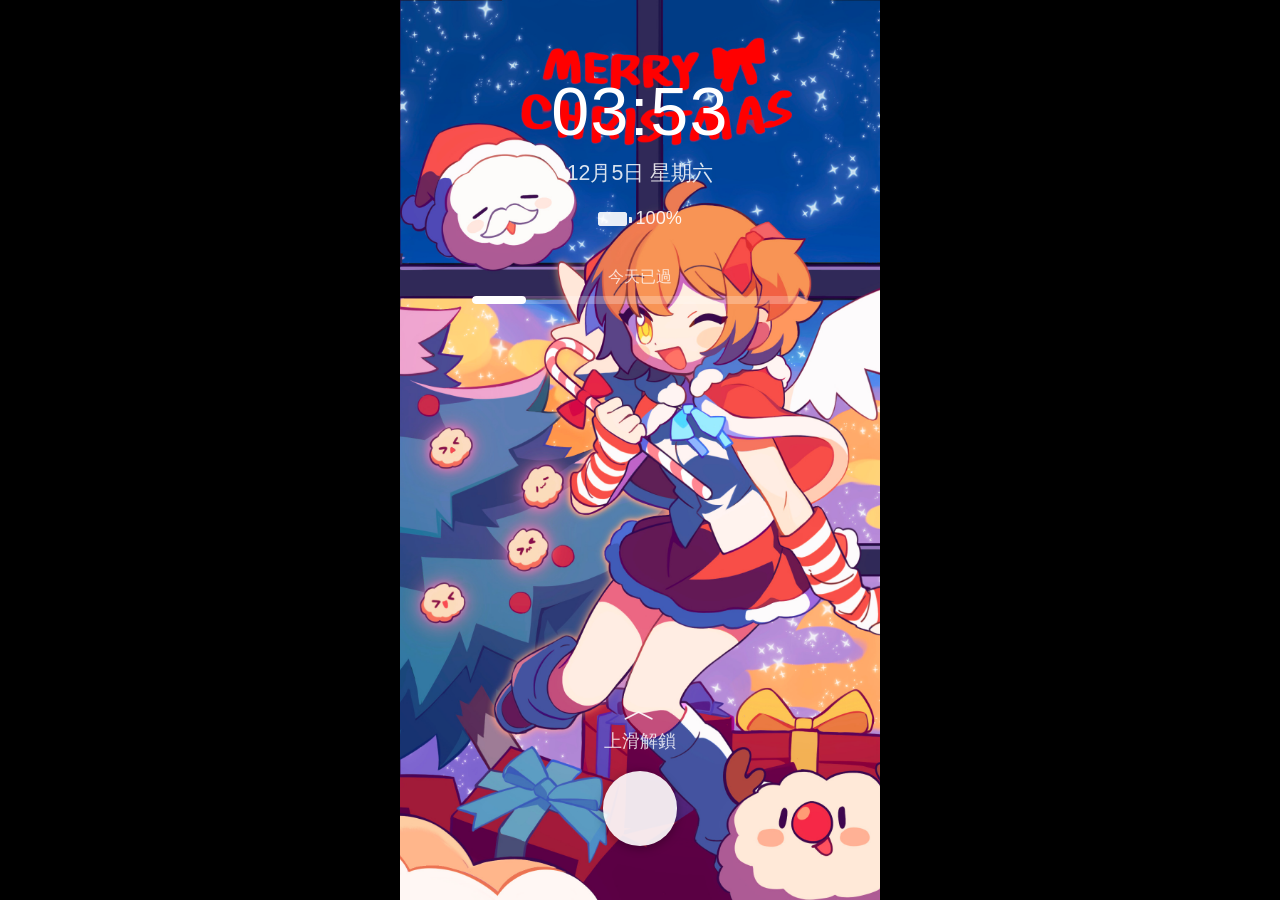
<file: index.html>
<!DOCTYPE html>
<html lang="zh-Hant">
<head>
<meta charset="UTF-8">
<meta name="viewport" content="width=device-width, initial-scale=1, viewport-fit=cover">
<title>視訊來電</title>
<script>
  // 自適應縮放:仿照常見手機網頁的「rem 縮放」做法,依螢幕寬度即時算出根字體大小,
  // 所有用 rem 寫的尺寸(字級、頭像、按鈕大小...)都會跟著等比例放大縮小。
  // 這段要放在 CSS 載入前先執行,才不會有畫面先出現小尺寸、之後才跳成正確大小的閃爍。
  (function (win, doc) {
    var docEl = doc.documentElement;
    var BASELINE_WIDTH = 360; // 設計基準寬度:在這個寬度下,1rem = 16px(也就是目前寫的所有 rem 數值當初設計時的樣子)
    var APP_MAX_WIDTH = 480;  // 要跟 style.css 裡 #appFrame 的 max-width 保持一致:寬度超過這裡,版面就不再放大,直接置中變成一張「手機卡片」
    var MIN_FONT = 13;        // 螢幕再窄也不會小於這個字級基準
    var MAX_FONT = (APP_MAX_WIDTH / BASELINE_WIDTH) * 16;

    function setRootFontSize() {
      var width = Math.min(docEl.clientWidth || win.innerWidth, APP_MAX_WIDTH);
      var size = (width / BASELINE_WIDTH) * 16;
      size = Math.max(MIN_FONT, Math.min(MAX_FONT, size));
      docEl.style.fontSize = size + 'px';
    }
    setRootFontSize();
    win.addEventListener('resize', setRootFontSize);
    win.addEventListener('orientationchange', setRootFontSize);
  })(window, document);
</script>
<link rel="stylesheet" href="style.css">
</head>
<body>
<div id="appFrame">

  <!-- 鎖屏畫面 -->
  <section id="lockScreen" class="screen active">
    <div class="bg-layer" id="bgLockLayer"></div>

    <div class="lock-status">
      <div class="lock-time" id="lockTime">00:00</div>
      <div class="lock-date" id="lockDate">1月1日 星期一</div>
    </div>

    <div class="lock-battery">
      <span class="battery-icon">
        <span class="battery-fill" id="batteryFill"></span>
      </span>
      <span id="batteryPercent">99%</span>
    </div>

    <div class="day-progress-wrap">
      <div class="day-progress-label">今天已過</div>
      <div class="day-progress-track">
        <div class="day-progress-fill" id="dayProgressFill"></div>
      </div>
    </div>

    <div class="swipe-wrap">
      <div class="swipe-hint">
        <span class="chevron">︿</span>
        <span class="swipe-text">上滑解鎖</span>
      </div>
      <div class="swipe-handle" id="swipeHandle" aria-label="上滑解鎖"></div>
    </div>
  </section>

  <!-- 來電(響鈴)畫面 -->
  <section id="callingScreen" class="screen">
    <div class="bg-layer" id="bgLayer"></div>

    <div class="avatar-wrap">
      <div class="avatar-ring"></div>
      <img id="avatarImg" class="avatar" src="" alt="頭像">
    </div>

    <h1 id="callerName" class="caller-name"></h1>
    <p id="callingText" class="calling-text"></p>

    <div class="answer-row">
      <div class="answer-item">
        <div class="answer-btn-box">
          <svg class="ripple-svg" viewBox="0 0 100 100" preserveAspectRatio="xMidYMid meet">
            <circle cx="50%" cy="50%" r="49%" stroke-width="1" stroke="#2ecc71" fill="none" fill-opacity="0">
              <animate attributeName="r" begin="0s" from="30%" to="49%" dur="1s" repeatCount="indefinite"></animate>
              <animate attributeName="opacity" begin="0s" from="1" to="0" dur="1s" repeatCount="indefinite"></animate>
            </circle>
            <circle cx="50%" cy="50%" r="43%" stroke-width="1" stroke="#2ecc71" fill="none" fill-opacity="0">
              <animate attributeName="r" begin="0.3s" from="30%" to="49%" dur="1s" repeatCount="indefinite"></animate>
              <animate attributeName="opacity" begin="0.3s" from="1" to="0" dur="1s" repeatCount="indefinite"></animate>
            </circle>
            <circle cx="50%" cy="50%" r="38%" stroke-width="1" stroke="#2ecc71" fill="none" fill-opacity="0">
              <animate attributeName="r" begin="0.6s" from="30%" to="49%" dur="1s" repeatCount="indefinite"></animate>
              <animate attributeName="opacity" begin="0.6s" from="1" to="0" dur="1s" repeatCount="indefinite"></animate>
            </circle>
          </svg>
          <button id="answerPhoneBtn" class="answer-btn phone-answer" aria-label="接聽電話">
            <svg viewBox="0 0 24 24" class="phone-icon">
              <path d="M6.62 10.79a15.05 15.05 0 006.59 6.59l2.2-2.2a1 1 0 011.01-.24 11.36 11.36 0 003.56.57 1 1 0 011 1V20a1 1 0 01-1 1A17 17 0 013 4a1 1 0 011-1h3.49a1 1 0 011 1 11.36 11.36 0 00.57 3.56 1 1 0 01-.25 1.01l-2.2 2.22z"/>
            </svg>
          </button>
        </div>
        <span class="answer-label">電話</span>
      </div>

      <div class="answer-item">
        <div class="answer-btn-box">
          <svg class="ripple-svg" viewBox="0 0 100 100" preserveAspectRatio="xMidYMid meet">
            <circle cx="50%" cy="50%" r="49%" stroke-width="1" stroke="#3ba7e0" fill="none" fill-opacity="0">
              <animate attributeName="r" begin="0s" from="30%" to="49%" dur="1s" repeatCount="indefinite"></animate>
              <animate attributeName="opacity" begin="0s" from="1" to="0" dur="1s" repeatCount="indefinite"></animate>
            </circle>
            <circle cx="50%" cy="50%" r="43%" stroke-width="1" stroke="#3ba7e0" fill="none" fill-opacity="0">
              <animate attributeName="r" begin="0.3s" from="30%" to="49%" dur="1s" repeatCount="indefinite"></animate>
              <animate attributeName="opacity" begin="0.3s" from="1" to="0" dur="1s" repeatCount="indefinite"></animate>
            </circle>
            <circle cx="50%" cy="50%" r="38%" stroke-width="1" stroke="#3ba7e0" fill="none" fill-opacity="0">
              <animate attributeName="r" begin="0.6s" from="30%" to="49%" dur="1s" repeatCount="indefinite"></animate>
              <animate attributeName="opacity" begin="0.6s" from="1" to="0" dur="1s" repeatCount="indefinite"></animate>
            </circle>
          </svg>
          <button id="answerVideoBtn" class="answer-btn video-answer" aria-label="接聽視訊">
            <svg viewBox="0 0 24 24" class="phone-icon">
              <path d="M17 10.5V7a1 1 0 00-1-1H4a1 1 0 00-1 1v10a1 1 0 001 1h12a1 1 0 001-1v-3.5l4 4v-11l-4 4z"/>
            </svg>
          </button>
        </div>
        <span class="answer-label">視訊</span>
      </div>
    </div>
  </section>

  <!-- 電話通話畫面 -->
  <section id="phoneCallScreen" class="screen">
    <div class="bg-layer" id="bgPhoneLayer"></div>

    <div class="call-topbar">
      <span id="callClock">00:00</span>
    </div>

    <div class="call-avatar-wrap">
      <img id="phoneAvatarImg" class="call-avatar" src="" alt="頭像">
    </div>

    <h2 id="phoneCallerName" class="call-name"></h2>
    <p id="phoneCallerNumber" class="call-number"></p>
    <p class="call-duration" id="callDuration">00:00</p>

    <div class="call-grid">
      <div class="call-grid-item">
        <div class="call-icon-circle"><span class="icon-contact"></span></div>
        <span>通訊錄</span>
      </div>
      <div class="call-grid-item toggleable" id="muteToggle">
        <div class="call-icon-circle"><span class="icon-mute"></span></div>
        <span>靜音</span>
      </div>
      <div class="call-grid-item">
        <div class="call-icon-circle"><span class="icon-note"></span></div>
        <span>筆記</span>
      </div>
      <div class="call-grid-item toggleable" id="speakerToggle">
        <div class="call-icon-circle"><span class="icon-speaker"></span></div>
        <span>擴音</span>
      </div>
      <div class="call-grid-item toggleable" id="holdToggle">
        <div class="call-icon-circle"><span class="icon-hold"></span></div>
        <span>暫停通話</span>
      </div>
      <div class="call-grid-item">
        <div class="call-icon-circle"><span class="icon-add"></span></div>
        <span>新增通話</span>
      </div>
    </div>

    <button id="hangupBtn" class="hangup-btn" aria-label="掛斷">
      <svg viewBox="0 0 24 24" class="phone-icon hangup-icon">
        <path d="M12 9c-1.6 0-3.15.25-4.6.72v3.1c0 .39-.23.74-.56.9-.98.49-1.87 1.12-2.66 1.85a.99.99 0 01-1.41-.02l-2.34-2.34a1 1 0 01.02-1.44C3.53 8.79 7.55 7 12 7s8.47 1.79 11.55 4.77c.4.38.42 1.02.02 1.44l-2.34 2.34a.99.99 0 01-1.41.02c-.79-.73-1.68-1.36-2.66-1.85a.99.99 0 01-.56-.9v-3.1A16.4 16.4 0 0012 9z" transform="rotate(135 12 12)"/>
      </svg>
    </button>
  </section>

  <!-- 視訊/影片畫面 -->
  <section id="videoScreen" class="screen">
    <video id="callVideo" playsinline></video>
    <button id="videoHangupBtn" class="hangup-btn" aria-label="掛斷">
      <svg viewBox="0 0 24 24" class="phone-icon hangup-icon">
        <path d="M12 9c-1.6 0-3.15.25-4.6.72v3.1c0 .39-.23.74-.56.9-.98.49-1.87 1.12-2.66 1.85a.99.99 0 01-1.41-.02l-2.34-2.34a1 1 0 01.02-1.44C3.53 8.79 7.55 7 12 7s8.47 1.79 11.55 4.77c.4.38.42 1.02.02 1.44l-2.34 2.34a.99.99 0 01-1.41.02c-.79-.73-1.68-1.36-2.66-1.85a.99.99 0 01-.56-.9v-3.1A16.4 16.4 0 0012 9z" transform="rotate(135 12 12)"/>
      </svg>
    </button>
  </section>

  <!-- 結尾畫面 -->
  <section id="endingScreen" class="screen">
    <div class="bg-layer" id="bgLayerEnd"></div>
    <p id="endingText" class="ending-text"></p>
    <button id="replayBtn" class="replay-btn">重新播放</button>
  </section>

  <audio id="ringtoneAudio" loop></audio>
  <audio id="callAudio"></audio>

</div><!-- /#appFrame -->

  <script src="script.js"></script>
</body>
</html>
</file>
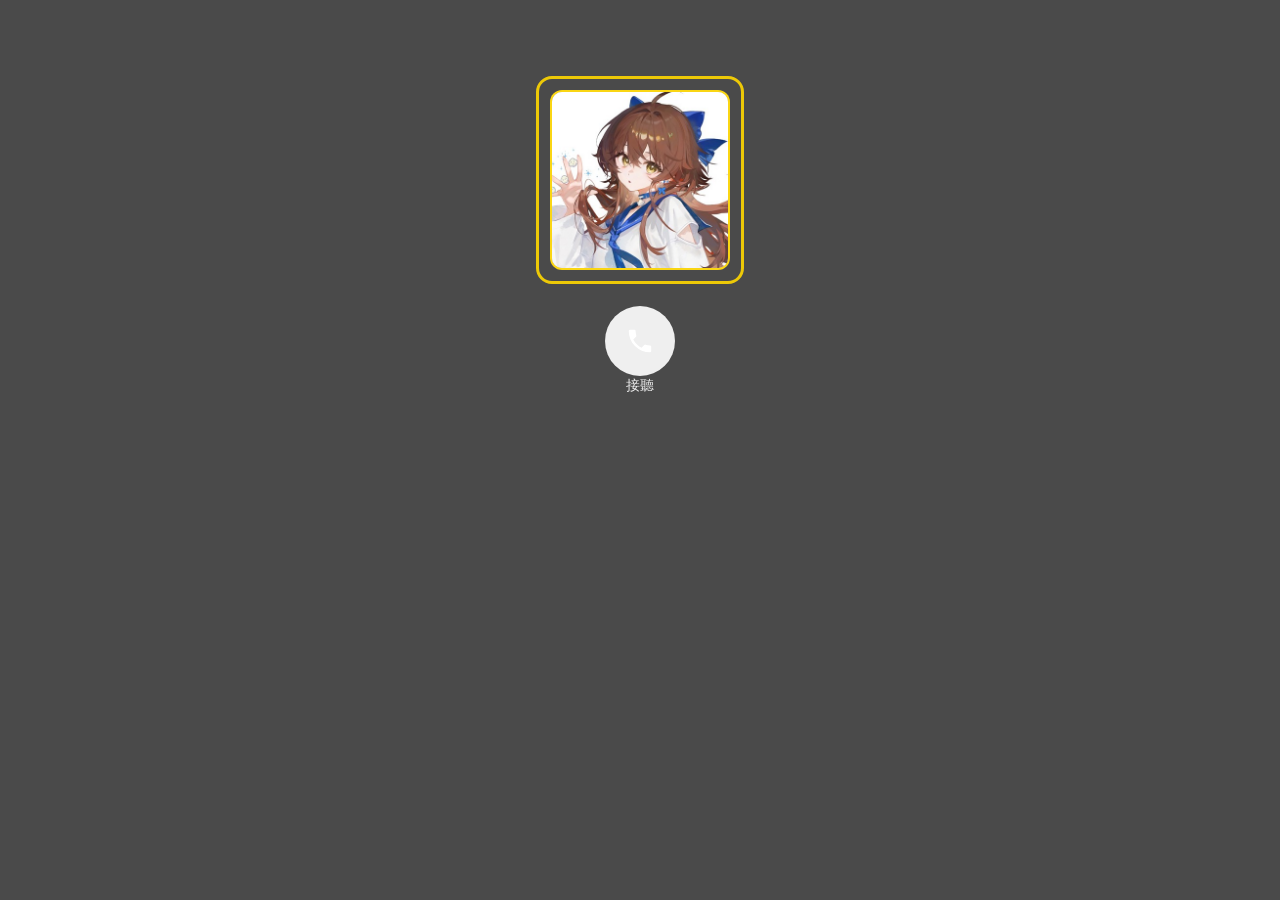
<file: index (4).html>
<!DOCTYPE html>
<html lang="zh-Hant">
<head>
<meta charset="UTF-8">
<meta name="viewport" content="width=device-width, initial-scale=1, viewport-fit=cover">
<title>視訊來電</title>
<link rel="stylesheet" href="style.css">
</head>
<body>

  <!-- 來電畫面 -->
  <section id="callingScreen" class="screen active">
    <div class="bg-layer" id="bgLayer"></div>

    <div class="avatar-wrap">
      <div class="avatar-ring"></div>
      <img id="avatarImg" class="avatar" src="" alt="頭像">
    </div>

    <h1 id="callerName" class="caller-name"></h1>
    <p id="callingText" class="calling-text"></p>

    <div class="answer-wrap">
      <button id="answerBtn" class="answer-btn" aria-label="接聽">
        <svg viewBox="0 0 24 24" class="phone-icon">
          <path d="M6.62 10.79a15.05 15.05 0 006.59 6.59l2.2-2.2a1 1 0 011.01-.24 11.36 11.36 0 003.56.57 1 1 0 011 1V20a1 1 0 01-1 1A17 17 0 013 4a1 1 0 011-1h3.49a1 1 0 011 1 11.36 11.36 0 00.57 3.56 1 1 0 01-.25 1.01l-2.2 2.22z"/>
        </svg>
      </button>
      <span class="answer-label">接聽</span>
    </div>
  </section>

  <!-- 視訊/影片畫面 -->
  <section id="videoScreen" class="screen">
    <video id="callVideo" playsinline></video>
  </section>

  <!-- 結尾畫面 -->
  <section id="endingScreen" class="screen">
    <div class="bg-layer" id="bgLayerEnd"></div>
    <p id="endingText" class="ending-text"></p>
    <button id="replayBtn" class="replay-btn">重新播放</button>
  </section>

  <audio id="ringtoneAudio" loop></audio>

  <script src="script.js"></script>
</body>
</html>
</file>
<file: style.css>
:root{
  --accent: #2ecc71;
  --accent-video: #3ba7e0;
  box-sizing: border-box;
}
*{ margin:0; padding:0; box-sizing: inherit; }

html, body{
  height:100%;
  background:#000;
  font-family: "PingFang TC","Microsoft JhengHei",sans-serif;
  overflow:hidden;
  -webkit-user-select:none;
  user-select:none;
}

/* 手機卡片容器:寬度在手機上就是滿版(跟現在一樣);寬度一超過 480px(平板/桌機)
   就不再變寬,直接置中變成一張固定寬度的「手機卡片」,外圍露出的部分是純黑背景。
   關鍵是 transform 這一行:它會讓裡面所有 position:fixed 的畫面,從「相對整個瀏覽器視窗」
   改成「相對這個容器」,這是 CSS 的固定寫法(fixed 定位遇到祖先有 transform 時,
   會改成以那個祖先為基準),不需要把 .screen 全部從 fixed 改寫成 absolute。 */
#appFrame{
  position:relative;
  width:100%;
  max-width:480px;
  height:100vh;   /* 給不支援 dvh 的舊瀏覽器當備援值 */
  height:100dvh;  /* 動態視窗高度,手機瀏覽器網址列收合/展開時也會自動修正,比 100vh 準確 */
  margin:0 auto;
  overflow:hidden;
  transform: translateZ(0);
}
@media (min-width:481px){
  #appFrame{
    box-shadow: 0 0 60px rgba(0,0,0,.6);
  }
}

.screen{
  position:fixed;
  inset:0;
  display:none;
  flex-direction:column;
  align-items:center;
  color: var(--text-color, #fff); /* 沒偵測到背景圖時預設白字;偵測到會被 JS 覆寫成 --text-color */
  text-align:center;
  padding-top: env(safe-area-inset-top, 0px);
  padding-bottom: env(safe-area-inset-bottom, 0px);
  z-index:1;
}
.screen.active{ display:flex; }

.bg-layer{
  position:absolute;
  inset:0;
  background:#4a4a4a center/cover no-repeat; /* 沒設定圖片時的預設灰底 */
  z-index:-1;
}

/* ===================== 鎖屏畫面 ===================== */
#lockScreen{
  justify-content:flex-start;
  touch-action:none;
  z-index:10; /* 永遠蓋在其他畫面上面 */
}
/* 拖曳放開後(解鎖成功 or 回彈)才套用過渡動畫;拖曳中不套用,才能 1:1 跟著手指走 */
#lockScreen.animating{
  transition: opacity .3s ease, transform .3s ease;
}
.lock-status{
  margin-top: calc(8vh + env(safe-area-inset-top,0px));
}
.lock-time{
  font-size:3.2rem;
  font-weight:300;
  letter-spacing:.02em;
}
.lock-date{
  margin-top:.375rem;
  font-size:1rem;
  opacity:.85;
}
.lock-battery{
  margin-top:1rem;
  display:flex;
  align-items:center;
  gap:.375rem;
  font-size:.85rem;
  opacity:.9;
}
.battery-icon{
  position:relative;
  width:1.375rem;
  height:.6875rem;
  border:1.5px solid var(--text-color, #fff);
  border-radius:2px;
  display:inline-block;
}
.battery-icon::after{
  content:"";
  position:absolute;
  right:-.25rem;
  top:.1875rem;
  width:.125rem;
  height:.3125rem;
  background: var(--text-color, #fff);
  border-radius:0 1px 1px 0;
}
.battery-fill{
  display:block;
  height:100%;
  width:99%;
  background: var(--text-color, #fff);
}

.day-progress-wrap{
  margin-top:1.75rem;
  width:70%;
  max-width:20rem;
}
.day-progress-label{
  font-size:.75rem;
  opacity:.75;
  margin-bottom:.375rem;
}
.day-progress-track{
  width:100%;
  height:.375rem;
  border-radius:999px;
  /* 半透明版本:跟文字同色,只是混入 25% 透明度,不用額外多定義一個變數 */
  background: color-mix(in srgb, var(--text-color, #fff) 25%, transparent);
  overflow:hidden;
}
.day-progress-fill{
  height:100%;
  width:0%;
  background: var(--text-color, #fff);
  border-radius:999px;
  transition:width 1s linear;
}

/* 上滑解鎖區 */
.swipe-wrap{
  position:absolute;
  bottom:0;
  left:0;
  right:0;
  display:flex;
  flex-direction:column;
  align-items:center;
  padding-bottom: calc(6vh + env(safe-area-inset-bottom,0px));
}
.swipe-hint{
  display:flex;
  flex-direction:column;
  align-items:center;
  margin-bottom:.875rem;
  animation: hintFloat 1.6s ease-in-out infinite;
}
.chevron{
  font-size:1.6rem;
  line-height:1;
  opacity:.9;
}
.swipe-text{
  font-size:.85rem;
  opacity:.8;
  margin-top:.125rem;
}
@keyframes hintFloat{
  0%,100%{ transform:translateY(0); opacity:.55; }
  50%{ transform:translateY(-.5rem); opacity:1; }
}
.swipe-handle{
  width:3.5rem;
  height:3.5rem;
  border-radius:50%;
  background: var(--text-color, #fff);
  opacity:.9;
  box-shadow:0 2px 10px rgba(0,0,0,.35);
}
/* 只有放開手回彈/確認解鎖時才有過渡動畫,拖曳中不加,避免手感延遲 */
.swipe-handle.snap{
  transition: transform .3s ease;
}

/* 響鈴畫面在解鎖過程中淡入淡出用 */
#callingScreen.crossfading{
  transition: opacity .3s ease;
}

/* ===================== 響鈴畫面 ===================== */
.avatar-wrap{
  position:relative;
  margin-top: 10vh;
  width:11.25rem;
  height:11.25rem;
}
.avatar-ring{
  position:absolute;
  inset:-.875rem;
  border-radius:1rem;
  border:3px solid rgba(255,215,0,.9);
  box-shadow:0 0 0 0 rgba(255,215,0,.6);
  animation: pulseGlow 1.8s ease-out infinite;
}
@keyframes pulseGlow{
  0%   { box-shadow:0 0 0 0 rgba(255,215,0,.55); }
  70%  { box-shadow:0 0 0 1.375rem rgba(255,215,0,0); }
  100% { box-shadow:0 0 0 0 rgba(255,215,0,0); }
}
.avatar{
  width:100%;
  height:100%;
  object-fit:cover;
  border-radius:.75rem;
  border:2px solid rgba(255,215,0,.9);
  background:#ccc;
}

.caller-name{
  margin-top:1.5rem;
  font-size:2rem;
  font-weight:600;
  letter-spacing:.05em;
}
.calling-text{
  margin-top:.75rem;
  font-size:1.1rem;
  opacity:.85;
}

.answer-row{
  position:absolute;
  bottom: calc(8vh + env(safe-area-inset-bottom,0px));
  display:flex;
  gap:3.375rem;
}
.answer-item{
  display:flex;
  flex-direction:column;
  align-items:center;
  gap:.625rem;
}
.answer-btn-box{
  position:relative;
  width:4.375rem;
  height:4.375rem;
  display:flex;
  align-items:center;
  justify-content:center;
}
.ripple-svg{
  position:absolute;
  width:10rem;
  height:10rem;
  pointer-events:none;
}
.answer-btn{
  position:relative;
  z-index:1;
  width:4.375rem;
  height:4.375rem;
  border-radius:50%;
  border:none;
  display:flex;
  align-items:center;
  justify-content:center;
  cursor:pointer;
}
.phone-answer{ background:var(--accent); }
.video-answer{ background:var(--accent-video); }
.phone-icon{ width:1.875rem; height:1.875rem; fill:#fff; }
.answer-label{ font-size:.9rem; opacity:.9; }

/* ===================== 電話通話畫面 ===================== */
#phoneCallScreen{
  justify-content:flex-start;
  overflow-y:auto; /* 版面高度不夠時改成可以捲動,避免內容跟掛斷鍵疊在一起 */
}
.call-topbar{
  margin-top: calc(3vh + env(safe-area-inset-top,0px));
  font-size:.95rem;
  opacity:.9;
}
.call-avatar-wrap{
  margin-top:8vh;
  width:7.5rem;
  height:7.5rem;
  border-radius:50%;
  overflow:hidden;
  border:2px solid color-mix(in srgb, var(--text-color, #fff) 50%, transparent);
  flex-shrink:0;
}
.call-avatar{
  width:100%;
  height:100%;
  object-fit:cover;
  background:#333;
}
.call-name{
  margin-top:1.125rem;
  font-size:1.5rem;
  font-weight:600;
}
.call-number{
  margin-top:.375rem;
  font-size:.95rem;
  opacity:.75;
  letter-spacing:.03em;
}
.call-duration{
  margin-top:.625rem;
  font-size:1rem;
  opacity:.85;
  font-variant-numeric: tabular-nums;
}

.call-grid{
  margin-top:6vh;
  display:grid;
  grid-template-columns: repeat(3, 1fr);
  gap: 1.625rem 2.125rem;
  padding: 0 12%;
  flex-shrink:0;
}
.call-grid-item{
  display:flex;
  flex-direction:column;
  align-items:center;
  gap:.5rem;
  font-size:.8rem;
  opacity:.9;
  cursor:pointer;
}
.call-icon-circle{
  width:3.5rem;
  height:3.5rem;
  border-radius:50%;
  background: color-mix(in srgb, var(--text-color, #fff) 12%, transparent);
  display:flex;
  align-items:center;
  justify-content:center;
}
.call-grid-item.active .call-icon-circle{
  background: var(--text-color, #fff);
}
.call-grid-item.active .call-icon-circle span{
  filter: invert(1);
}
.icon-contact, .icon-mute, .icon-note, .icon-speaker, .icon-hold, .icon-add{
  width:1.375rem;
  height:1.375rem;
  display:inline-block;
  background: currentColor; /* 跟著 .screen 的 color(也就是 --text-color)自動變 */
  -webkit-mask-size:contain;
  mask-size:contain;
  -webkit-mask-repeat:no-repeat;
  mask-repeat:no-repeat;
  -webkit-mask-position:center;
  mask-position:center;
}
.icon-contact{ -webkit-mask-image:url('data:image/svg+xml;utf8,<svg xmlns="http://www.w3.org/2000/svg" viewBox="0 0 24 24"><path d="M12 12a5 5 0 100-10 5 5 0 000 10zm0 2c-4.4 0-8 2.2-8 5v2h16v-2c0-2.8-3.6-5-8-5z"/></svg>'); mask-image:url('data:image/svg+xml;utf8,<svg xmlns="http://www.w3.org/2000/svg" viewBox="0 0 24 24"><path d="M12 12a5 5 0 100-10 5 5 0 000 10zm0 2c-4.4 0-8 2.2-8 5v2h16v-2c0-2.8-3.6-5-8-5z"/></svg>'); }
.icon-mute{ -webkit-mask-image:url('data:image/svg+xml;utf8,<svg xmlns="http://www.w3.org/2000/svg" viewBox="0 0 24 24"><path d="M12 14a3 3 0 003-3V5a3 3 0 00-6 0v6a3 3 0 003 3zm5-3a5 5 0 01-10 0H5a7 7 0 006 6.92V21h2v-3.08A7 7 0 0019 11h-2z"/></svg>'); mask-image:url('data:image/svg+xml;utf8,<svg xmlns="http://www.w3.org/2000/svg" viewBox="0 0 24 24"><path d="M12 14a3 3 0 003-3V5a3 3 0 00-6 0v6a3 3 0 003 3zm5-3a5 5 0 01-10 0H5a7 7 0 006 6.92V21h2v-3.08A7 7 0 0019 11h-2z"/></svg>'); }
.icon-note{ -webkit-mask-image:url('data:image/svg+xml;utf8,<svg xmlns="http://www.w3.org/2000/svg" viewBox="0 0 24 24"><path d="M5 3h14v18l-7-4-7 4V3z"/></svg>'); mask-image:url('data:image/svg+xml;utf8,<svg xmlns="http://www.w3.org/2000/svg" viewBox="0 0 24 24"><path d="M5 3h14v18l-7-4-7 4V3z"/></svg>'); }
.icon-speaker{ -webkit-mask-image:url('data:image/svg+xml;utf8,<svg xmlns="http://www.w3.org/2000/svg" viewBox="0 0 24 24"><path d="M3 9v6h4l5 5V4L7 9H3zm13.5 3a4.5 4.5 0 00-2.5-4.03v8.06A4.5 4.5 0 0016.5 12z"/></svg>'); mask-image:url('data:image/svg+xml;utf8,<svg xmlns="http://www.w3.org/2000/svg" viewBox="0 0 24 24"><path d="M3 9v6h4l5 5V4L7 9H3zm13.5 3a4.5 4.5 0 00-2.5-4.03v8.06A4.5 4.5 0 0016.5 12z"/></svg>'); }
.icon-hold{ -webkit-mask-image:url('data:image/svg+xml;utf8,<svg xmlns="http://www.w3.org/2000/svg" viewBox="0 0 24 24"><path d="M8 5h3v14H8zM13 5h3v14h-3z"/></svg>'); mask-image:url('data:image/svg+xml;utf8,<svg xmlns="http://www.w3.org/2000/svg" viewBox="0 0 24 24"><path d="M8 5h3v14H8zM13 5h3v14h-3z"/></svg>'); }
.icon-add{ -webkit-mask-image:url('data:image/svg+xml;utf8,<svg xmlns="http://www.w3.org/2000/svg" viewBox="0 0 24 24"><path d="M12 5v14M5 12h14"/></svg>'); mask-image:url('data:image/svg+xml;utf8,<svg xmlns="http://www.w3.org/2000/svg" viewBox="0 0 24 24"><path d="M12 5v14M5 12h14"/></svg>'); }

.hangup-btn{
  width:4.375rem;
  height:4.375rem;
  border-radius:50%;
  border:none;
  background:#e74c3c;
  display:flex;
  align-items:center;
  justify-content:center;
  cursor:pointer;
  flex-shrink:0;
}
.hangup-icon{ width:1.875rem; height:1.875rem; fill:#fff; }

/* 視訊畫面:掛斷鍵要浮在整片影片上面,維持絕對定位 */
#videoHangupBtn{
  position:absolute;
  bottom: calc(7vh + env(safe-area-inset-bottom,0px));
}

/* 電話通話畫面:掛斷鍵改成跟著排版流程走,margin-top:auto 讓它自動被推到
   剩餘空間的最下面,不會再跟上面的九宮格疊在一起;版面真的太矮時
   會連同上面內容一起變成可捲動(見 #phoneCallScreen 的 overflow-y:auto) */
#hangupBtn{
  margin-top:auto;
  margin-bottom: calc(4vh + env(safe-area-inset-bottom,0px));
}

/* ===================== 影片畫面 ===================== */
#videoScreen{ background:#000; justify-content:center; }
#callVideo{ width:100%; height:100%; object-fit:contain; background:#000; }

/* ===================== 結尾畫面 ===================== */
.ending-text{
  margin-top:40vh;
  font-size:2.2rem;
  line-height:1.4;
  font-weight:600;
  padding:0 1.5rem;
}
.replay-btn{
  margin-top:2rem;
  padding:.875rem 2rem;
  border-radius:999px;
  border:1px solid color-mix(in srgb, var(--text-color, #fff) 60%, transparent);
  background:transparent;
  color: var(--text-color, #fff);
  font-size:1.15rem;
  cursor:pointer;
}
.replay-btn:active{ opacity:.7; }
</file>
